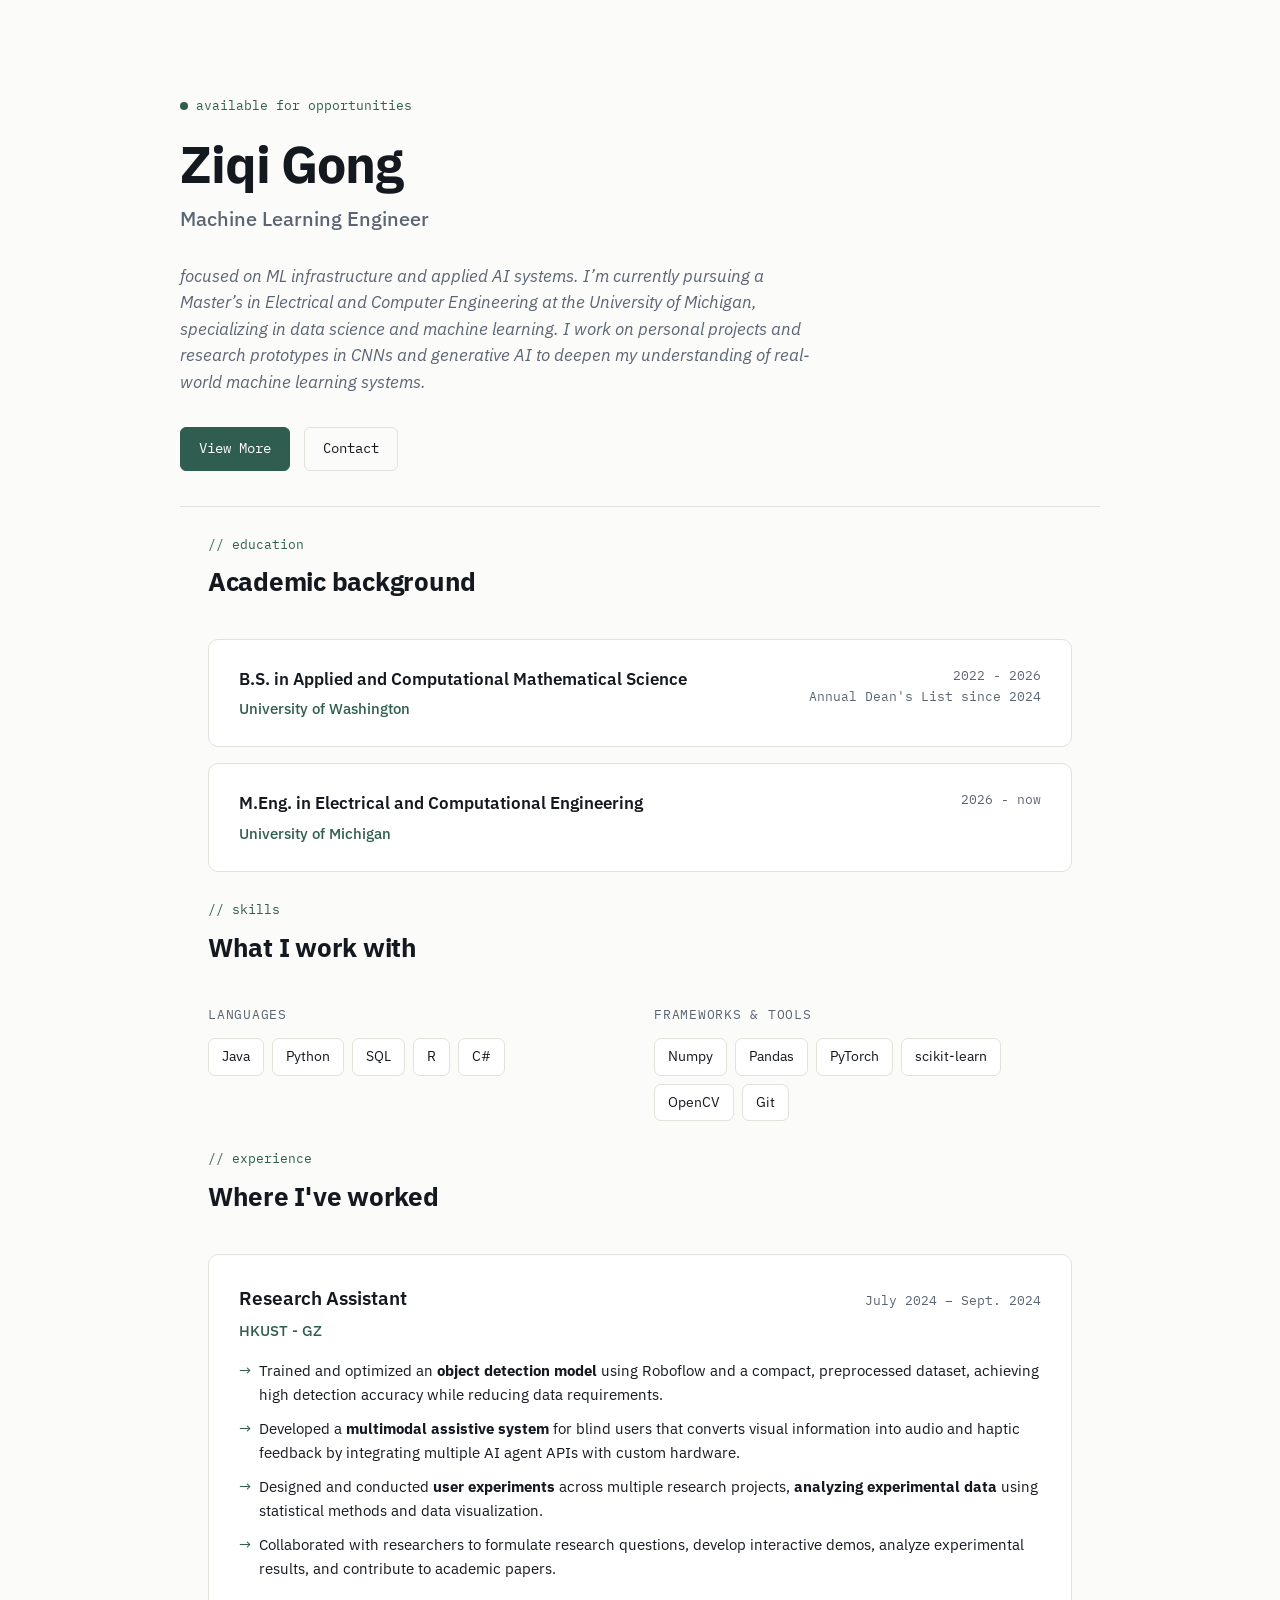
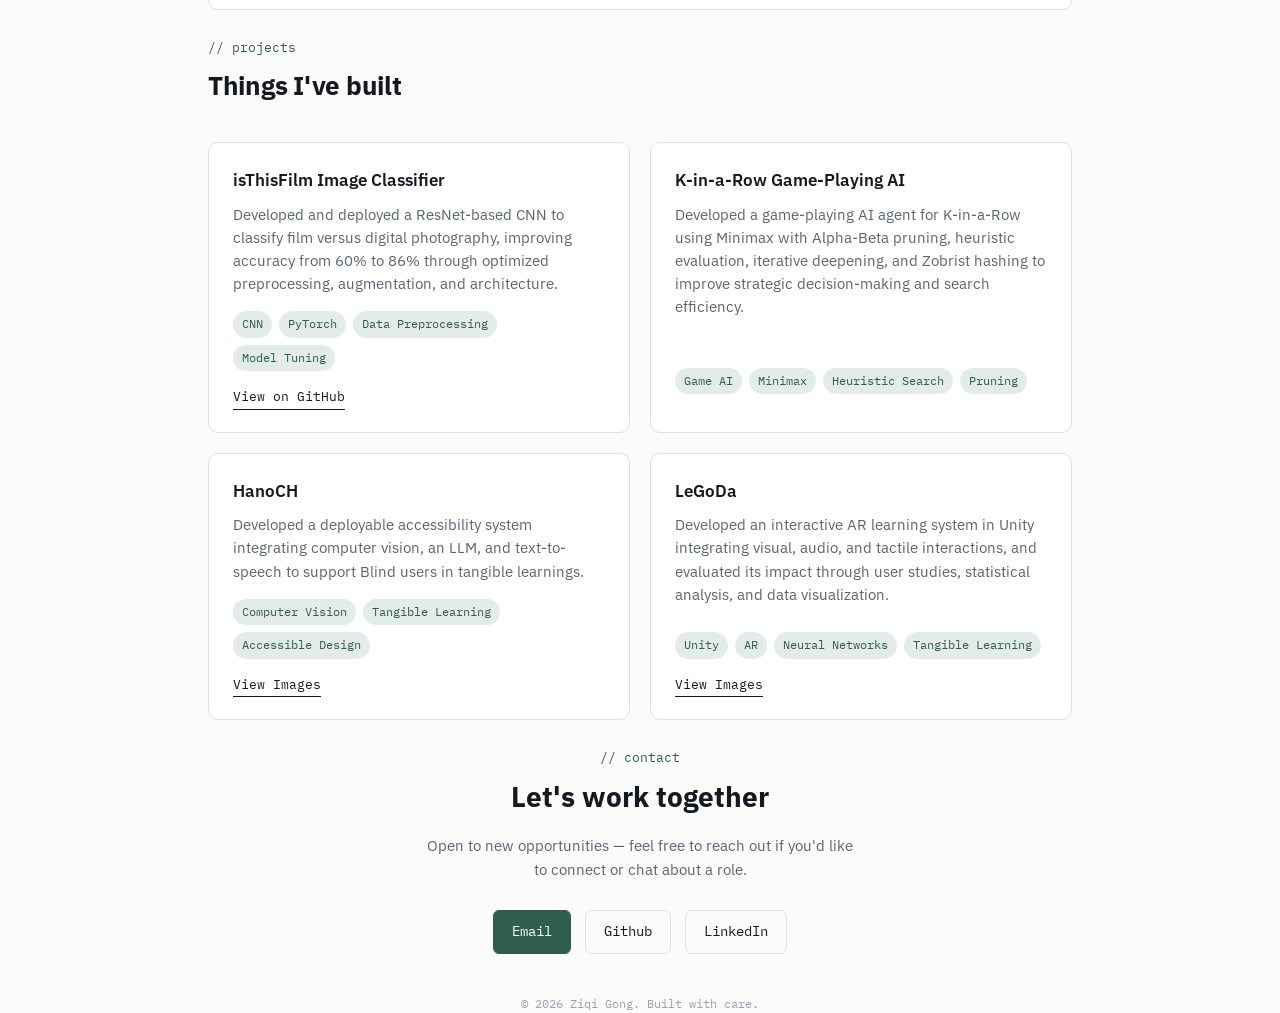
<file: index.html>
<!DOCTYPE html>
<html lang="en">
<head>
<meta charset="UTF-8">
<meta name="viewport" content="width=device-width, initial-scale=1.0">
<title>Ziqi Gong — Machine Leanring Engineer</title>
<link rel="preconnect" href="https://fonts.googleapis.com">
<link rel="preconnect" href="https://fonts.gstatic.com" crossorigin>
<link href="https://fonts.googleapis.com/css2?family=IBM+Plex+Mono:wght@400;500;600&family=IBM+Plex+Sans:wght@400;500;600;700&display=swap" rel="stylesheet">
<link rel="stylesheet" href="style.css">
</head>
<body>

<!-- <header class="nav">
  <div class="nav-inner">
     <div class="nav-logo"><span>.</span></div>
    <ul class="nav-links">
      <li><a href="#education">Education</a></li>
      <li><a href="#experience">Experience</a></li>
      <li><a href="#contact">Contact</a></li>
    </ul>
  </div>
</header> -->

<main>
  <section class="hero wrap">
    <div class="eyebrow mono">available for opportunities</div>
    <h1>Ziqi Gong</h1>
    <div class="role">Machine Learning Engineer</div>
    <p class="bio">
      <span class="ph">focused on ML infrastructure and applied AI systems. I’m currently pursuing a Master’s in Electrical and Computer Engineering at the University of Michigan, specializing in data science and machine learning. I work on personal projects and research prototypes in CNNs and generative AI to deepen my understanding of real-world machine learning systems.</span>
    </p>
    <div class="hero-links">
      <a href="#experience" class="btn primary">View More</a>
      <a href="#contact" class="btn ghost">Contact</a>
    </div>
  </section>

    <section id="education" class="wrap">
    <div class="sec-label mono">// education</div>
    <h2 class="sec-title">Academic background</h2>

    <div class="edu-card">
      <div>
        <div class="edu-degree">B.S. in Applied and Computational Mathematical Science</div>
        <div class="edu-school">University of Washington</div>
      </div>
      <div class="edu-meta">2022 - 2026<br>Annual Dean's List since 2024</div>
    </div>

    <div class="edu-card">
      <div>
        <div class="edu-degree">M.Eng. in Electrical and Computational Engineering </div>
        <div class="edu-school">University of Michigan</div>
      </div>
      <div class="edu-meta">2026 - now<br></div>
    </div>
  </section>

  <section id="skills" class="wrap">
    <div class="sec-label mono">// skills</div>
    <h2 class="sec-title">What I work with</h2>

    <div class="skill-groups">
      <div>
        <div class="skill-group-title">Languages</div>
        <div class="chip-row">
          <span class="chip">Java</span>
          <span class="chip">Python</span>
          <span class="chip">SQL</span>
          <span class="chip">R</span>
          <span class="chip">C#</span>
        </div>
      </div>
      <div>
        <div class="skill-group-title">Frameworks & Tools</div>
        <div class="chip-row">
          <span class="chip">Numpy</span>
          <span class="chip">Pandas</span>
          <span class="chip">PyTorch</span>
          <span class="chip">scikit-learn</span>
          <span class="chip">OpenCV</span>
          <span class="chip">Git</span>
        </div>
      </div>
    </div>
  </section>

  <section id="experience" class="wrap">
    <div class="sec-label mono">// experience</div>
    <h2 class="sec-title">Where I've worked</h2>

    <div class="exp-card">
      <div class="exp-head">
        <div class="exp-role">Research Assistant</div>
        <div class="exp-dates mono">July 2024 – Sept. 2024</div>
      </div>
      <div class="exp-company">HKUST - GZ</div>
      <ul class="exp-list">
        <li>Trained and optimized an <strong>object detection model</strong> using Roboflow and a compact, preprocessed dataset, achieving high detection accuracy while reducing data requirements.</li>
        <li>Developed a <strong>multimodal assistive system</strong> for blind users that converts visual information into audio and haptic feedback by integrating multiple AI agent APIs with custom hardware.</li>
        <li>Designed and conducted <strong>user experiments</strong> across multiple research projects, <strong>analyzing experimental data</strong> using statistical methods and data visualization.</li>
        <li>Collaborated with researchers to formulate research questions, develop interactive demos, analyze experimental results, and contribute to academic papers.</li>
      </ul>
    </div>
  </section>

  <section id="projects" class="wrap">
    <div class="sec-label mono">// projects</div>
    <h2 class="sec-title">Things I've built</h2>

    <div class="proj-grid">
      <div class="proj-card">
        <div class="proj-name">isThisFilm Image Classifier</div>
        <div class="proj-desc">Developed and deployed a ResNet-based CNN to classify film versus digital photography, improving accuracy from 60% to 86% through optimized preprocessing, augmentation, and architecture.</div>
        <div class="proj-tags">
          <span class="tag">CNN</span>
          <span class="tag">PyTorch</span>
          <span class="tag">Data Preprocessing</span>
          <span class="tag">Model Tuning</span>
        </div>
        <a href="https://github.com/chr1sggg/isThisFilm_Film-Photo-Classification" target="_blank" class="proj-link">View on GitHub</a>
      </div>

      <div class="proj-card">
        <div class="proj-name">K-in-a-Row Game-Playing AI</div>
        <div class="proj-desc">Developed a game-playing AI agent for K-in-a-Row using Minimax with Alpha-Beta pruning, heuristic evaluation, iterative deepening, and Zobrist hashing to improve strategic decision-making and search efficiency.</div>
        <div class="proj-tags">
          <span class="tag">Game AI</span>
          <span class="tag">Minimax</span>
          <span class="tag">Heuristic Search</span>
          <span class="tag">Pruning</span>
        </div>
      </div>

      <div class="proj-card">
        <div class="proj-name">HanoCH</div>
        <div class="proj-desc">Developed a deployable accessibility system integrating computer vision, an LLM, and text-to-speech to support Blind users in tangible learnings.</div>
        <div class="proj-tags">
          <span class="tag">Computer Vision</span>
          <span class="tag">Tangible Learning</span>
          <span class="tag">Accessible Design</span>
        </div>
        <a href="assets/images/HanoCH/index.html" target="_blank" class="proj-link">View Images</a>
      </div>

      <div class="proj-card">
        <div class="proj-name">LeGoDa</div>
        <div class="proj-desc">Developed an interactive AR learning system in Unity integrating visual, audio, and tactile interactions, and evaluated its impact through user studies, statistical analysis, and data visualization.</div>
        <div class="proj-tags">
          <span class="tag">Unity</span>
          <span class="tag">AR</span>
          <span class="tag">Neural Networks</span>
          <span class="tag">Tangible Learning</span>

        </div>
        <a href="assets/images/LeGoDa/index.html" target="_blank" class="proj-link">View Images</a>
      </div>
    </div>
  </section>

  <footer id="contact" class="wrap">
    <div class="sec-label mono">// contact</div>
    <h2>Let's work together</h2>
    <p>Open to new opportunities — feel free to reach out if you'd like to connect or chat about a role.</p>
    <div class="contact-row">
      <a href="mailto:chr1sggg@outlook.com" class="btn primary">Email</a>
      <a href="https://github.com/chr1sggg" target="_blank" class="btn ghost">Github</a>
      <a href="https://www.linkedin.com/in/ziqi-gong-794bb9304/" target="_blank" class="btn ghost">LinkedIn</a>
    </div>
    <div class="foot-note">&copy; 2026 Ziqi Gong. Built with care.</div>
  </footer>
</main>

<script src="script.js"></script>
</body>
</html>
</file>
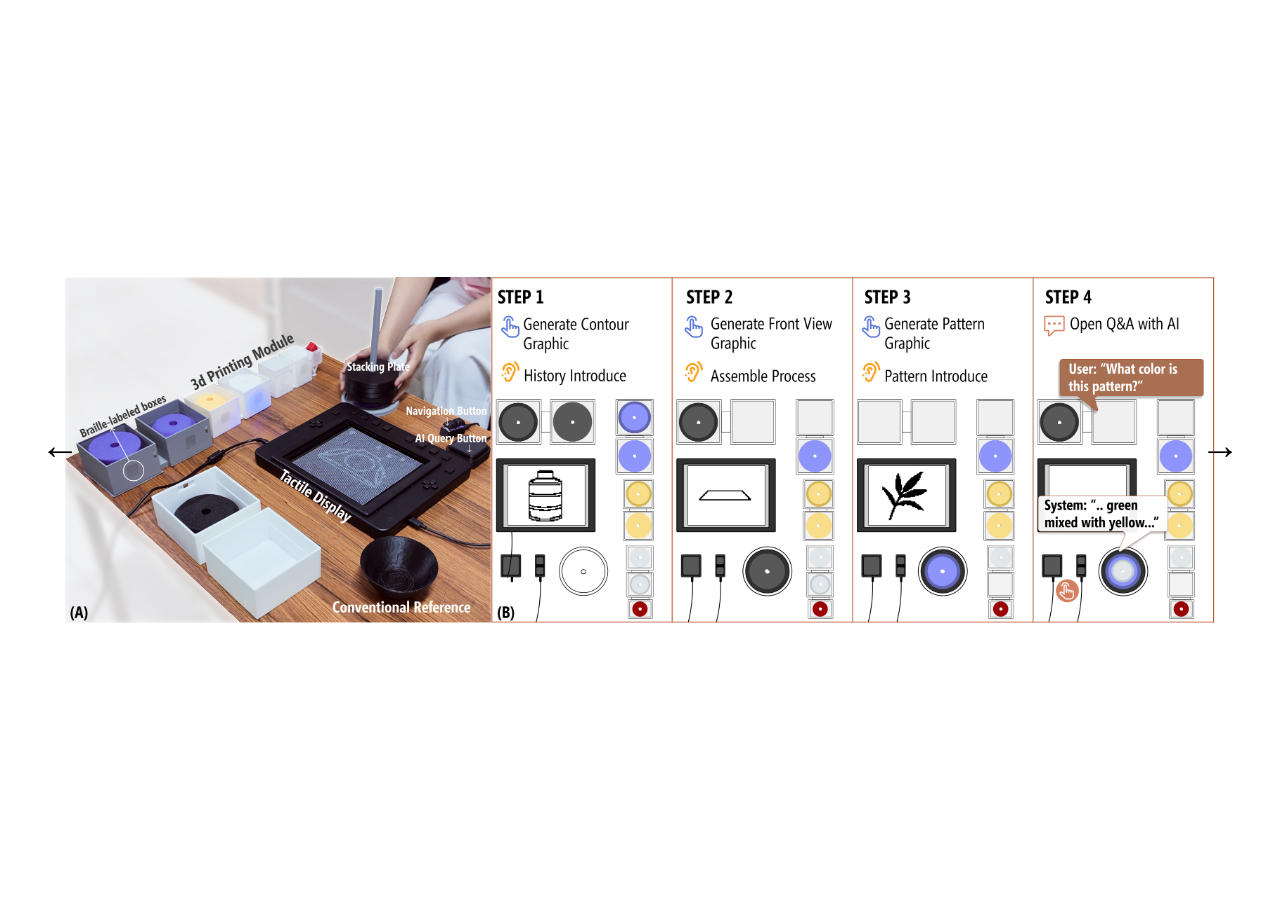
<file: assets/images/HanoCH/index.html>
<!DOCTYPE html>
<html lang="en">
<head>
    <meta charset="UTF-8">
    <meta name="viewport" content="width=device-width, initial-scale=1.0">
    <title>Gallery</title>

    <style>
        html, body {
            margin: 0;
            width: 100%;
            height: 100%;
            overflow: hidden;
        }

        body {
            display: flex;
            align-items: center;
            justify-content: center;
            background: #fff;
        }

        .gallery {
            position: relative;
            width: 100%;
            height: 100%;
            display: flex;
            align-items: center;
            justify-content: center;
        }

        .gallery img {
            max-width: 90vw;
            max-height: 90vh;
            object-fit: contain;
            display: none;
        }

        .gallery img.active {
            display: block;
        }

        button {
            position: fixed;
            top: 50%;
            transform: translateY(-50%);
            border: none;
            background: none;
            font-size: 40px;
            cursor: pointer;
            padding: 20px;
        }

        #prev {
            left: 20px;
        }

        #next {
            right: 20px;
        }
    </style>
</head>

<body>

    <div class="gallery">
        <img src="pic1.jpg" alt="Project image 1" class="active">
        <img src="pic2.jpg" alt="Project image 2">
        <img src="pic3.png" alt="Project image 3">
    </div>

    <button id="prev">←</button>
    <button id="next">→</button>

    <script>
        const images = document.querySelectorAll(".gallery img");
        let current = 0;

        function showImage(index) {
            images[current].classList.remove("active");

            current = (index + images.length) % images.length;

            images[current].classList.add("active");
        }

        document.getElementById("next").addEventListener("click", () => {
            showImage(current + 1);
        });

        document.getElementById("prev").addEventListener("click", () => {
            showImage(current - 1);
        });

        document.addEventListener("keydown", (event) => {
            if (event.key === "ArrowRight") {
                showImage(current + 1);
            }

            if (event.key === "ArrowLeft") {
                showImage(current - 1);
            }
        });
    </script>

</body>
</html>
</file>
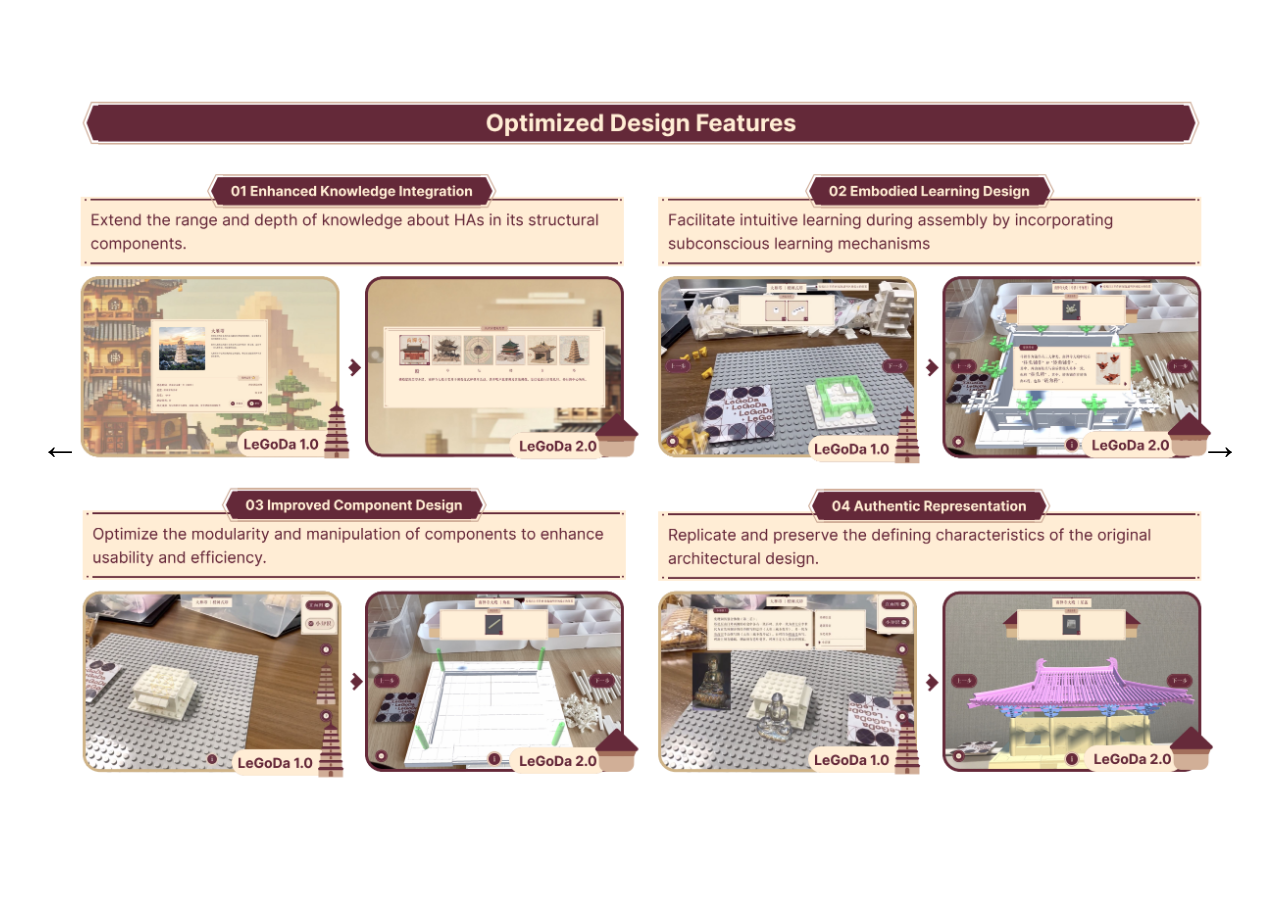
<file: assets/images/LeGoDa/index.html>
<!DOCTYPE html>
<html lang="en">
<head>
    <meta charset="UTF-8">
    <meta name="viewport" content="width=device-width, initial-scale=1.0">
    <title>Gallery</title>

    <style>
        html, body {
            margin: 0;
            width: 100%;
            height: 100%;
            overflow: hidden;
        }

        body {
            display: flex;
            align-items: center;
            justify-content: center;
            background: #fff;
        }

        .gallery {
            position: relative;
            width: 100%;
            height: 100%;
            display: flex;
            align-items: center;
            justify-content: center;
        }

        .gallery img {
            max-width: 90vw;
            max-height: 90vh;
            object-fit: contain;
            display: none;
        }

        .gallery img.active {
            display: block;
        }

        button {
            position: fixed;
            top: 50%;
            transform: translateY(-50%);
            border: none;
            background: none;
            font-size: 40px;
            cursor: pointer;
            padding: 20px;
        }

        #prev {
            left: 20px;
        }

        #next {
            right: 20px;
        }
    </style>
</head>

<body>

    <div class="gallery">
        <img src="pic1.png" alt="Project image 1" class="active">
        <img src="pic2.png" alt="Project image 2">
        <img src="pic3.png" alt="Project image 3">
    </div>

    <button id="prev">←</button>
    <button id="next">→</button>

    <script>
        const images = document.querySelectorAll(".gallery img");
        let current = 0;

        function showImage(index) {
            images[current].classList.remove("active");

            current = (index + images.length) % images.length;

            images[current].classList.add("active");
        }

        document.getElementById("next").addEventListener("click", () => {
            showImage(current + 1);
        });

        document.getElementById("prev").addEventListener("click", () => {
            showImage(current - 1);
        });

        document.addEventListener("keydown", (event) => {
            if (event.key === "ArrowRight") {
                showImage(current + 1);
            }

            if (event.key === "ArrowLeft") {
                showImage(current - 1);
            }
        });
    </script>

</body>
</html>
</file>
<file: style.css>
:root{
  --bg:#FBFBF9;
  --bg-raised:#FFFFFF;
  --ink:#14181F;
  --ink-soft:#5B6472;
  --line:#E3E1DA;
  --accent:#2F5D50;
  --accent-soft:#E4ECE9;
  --gold:#B4892F;
  --radius:10px;
  --maxw:920px;
}

*{ box-sizing:border-box; margin:0; padding:0; }

html{ scroll-behavior:smooth; }

body{
  background:var(--bg);
  color:var(--ink);
  font-family:'IBM Plex Sans', sans-serif;
  line-height:1.6;
  -webkit-font-smoothing:antialiased;
}

a{ color:inherit; }

.mono{
  font-family:'IBM Plex Mono', monospace;
}

.wrap{
  max-width:var(--maxw);
  margin:0 auto;
  padding:0 28px;
}

/* ---------- NAV ----------
header.nav{
  position:static;
  top:0;
  z-index:20;
  background:rgba(251,251,249,0.88);
  backdrop-filter:blur(8px);
  border-bottom:1px solid var(--line);
}
.nav-inner{
  max-width:var(--maxw);
  margin:0 auto;
  padding:20px 28px;
  display:flex;
  align-items:center;
  justify-content:space-between;
}
.nav-links{
  display:flex;
  gap:28px;
  list-style:none;
  font-size:20px;
}
.nav-links a{
  text-decoration:none;
  color:var(--ink-soft);
  transition:color 0.15s ease;
}
.nav-links a:hover, .nav-links a:focus-visible{ color:var(--ink); } */

/* ---------- HERO ---------- */
.hero{
  padding:96px 0 35px;
  border-bottom:1px solid var(--line);
}
.eyebrow{
  font-family:'IBM Plex Mono', monospace;
  font-size:13px;
  color:var(--accent);
  margin-bottom:18px;
  display:flex;
  align-items:center;
  gap:8px;
}
.eyebrow::before{
  content:"";
  display:inline-block;
  width:8px; height:8px;
  border-radius:50%;
  background:var(--accent);
}
.hero h1{
  font-size:clamp(34px, 5vw, 52px);
  font-weight:700;
  letter-spacing:-0.02em;
  line-height:1.12;
  margin-bottom:10px;
}
.hero .role{
  font-size:clamp(17px,2vw,20px);
  color:var(--ink-soft);
  font-weight:500;
  margin-bottom:28px;
}
.hero .bio{
  max-width:640px;
  font-size:16.5px;
  color:var(--ink);
  margin-bottom:32px;
}
.hero .bio .ph{ color:var(--ink-soft); font-style:italic; }

.hero-links{
  display:flex;
  flex-wrap:wrap;
  gap:14px;
}
.btn{
  font-family:'IBM Plex Mono', monospace;
  font-size:13.5px;
  padding:10px 18px;
  border-radius:6px;
  text-decoration:none;
  border:1px solid var(--line);
  transition:all 0.15s ease;
  display:inline-flex;
  align-items:center;
  gap:6px;
}
.btn.primary{
  background:var(--accent);
  color:#fff;
  border-color:var(--accent);
}
.btn.primary:hover{ background:#264d42; }
.btn.ghost:hover{ border-color:var(--ink-soft); }

/* terminal card */
.term{
  margin-top:44px;
  background:var(--ink);
  border-radius:var(--radius);
  overflow:hidden;
  max-width:640px;
  box-shadow:0 12px 30px -14px rgba(20,24,31,0.35);
}
.term-bar{
  display:flex;
  gap:6px;
  padding:11px 14px;
  background:#1F262F;
}
.term-bar span{
  width:10px; height:10px; border-radius:50%;
  background:#3A4350;
}
.term-body{
  padding:20px 22px 24px;
  font-family:'IBM Plex Mono', monospace;
  font-size:13.5px;
  color:#CFE0D8;
}
.term-body .prompt{ color:#7FBFA6; }
.term-body .line{ margin-bottom:6px; white-space:pre-wrap; }
.term-body .comment{ color:#6E7A8A; }
.cursor{
  display:inline-block;
  width:7px; height:15px;
  background:#7FBFA6;
  vertical-align:middle;
  animation:blink 1s steps(1) infinite;
}
@media (prefers-reduced-motion: reduce){
  .cursor{ animation:none; }
}
@keyframes blink{ 50%{ opacity:0; } }

/* ---------- SECTIONS ---------- */
section{
  padding:64px 0;
  /* border-bottom:1px solid var(--line); */
}
.sec-label{
  font-family:'IBM Plex Mono', monospace;
  font-size:13px;
  color:var(--accent);
  margin-top:28px;
  margin-bottom:6px;
}
.sec-title{
  font-size:26px;
  font-weight:700;
  letter-spacing:-0.01em;
  margin-bottom:36px;
}

/* ---------- EXPERIENCE ---------- */
.exp-card{
  background:var(--bg-raised);
  border:1px solid var(--line);
  border-radius:var(--radius);
  padding:28px 30px;
  position:relative;
}
.exp-head{
  display:flex;
  flex-wrap:wrap;
  justify-content:space-between;
  align-items:baseline;
  gap:8px 24px;
  margin-bottom:6px;
}
.exp-role{ font-size:19px; font-weight:600; }
.exp-dates{
  font-family:'IBM Plex Mono', monospace;
  font-size:13px;
  color:var(--ink-soft);
}
.exp-company{
  color:var(--accent);
  font-weight:500;
  margin-bottom:16px;
  font-size:15px;
}
.exp-list{
  list-style:none;
  display:flex;
  flex-direction:column;
  gap:10px;
}
.exp-list li{
  padding-left:20px;
  position:relative;
  color:var(--ink);
  font-size:15px;
}
.exp-list li::before{
  content:"→";
  position:absolute;
  left:0;
  color:var(--accent);
}

/* ---------- PROJECTS ---------- */
.proj-grid{
  display:grid;
  grid-template-columns:1fr 1fr;
  gap:20px;
}
@media (max-width:640px){ .proj-grid{ grid-template-columns:1fr; } }

.proj-card{
  background:var(--bg-raised);
  border:1px solid var(--line);
  border-radius:var(--radius);
  padding:24px 24px 22px;
  display:flex;
  flex-direction:column;
  transition:border-color 0.15s ease, transform 0.15s ease;
}
.proj-card:hover{
  border-color:var(--accent);
  transform:translateY(-2px);
}
.proj-name{
  font-size:17px;
  font-weight:600;
  margin-bottom:8px;
}
.proj-desc{
  color:var(--ink-soft);
  font-size:14.5px;
  margin-bottom:16px;
  flex-grow:1;
}
.proj-tags{
  display:flex;
  flex-wrap:wrap;
  gap:7px;
  margin-bottom:16px;
}
.tag{
  font-family:'IBM Plex Mono', monospace;
  font-size:11.5px;
  padding:4px 9px;
  background:var(--accent-soft);
  color:var(--accent);
  border-radius:100px;
}
.proj-link{
  font-family:'IBM Plex Mono', monospace;
  font-size:13px;
  text-decoration:none;
  color:var(--ink);
  border-bottom:1px solid var(--ink);
  align-self:flex-start;
  padding-bottom:1px;
}
.proj-link:hover{ color:var(--accent); border-color:var(--accent); }

/* ---------- SKILLS ---------- */
.skill-groups{
  display:grid;
  grid-template-columns:repeat(2, 1fr);
  gap:28px;
}
@media (max-width:700px){ .skill-groups{ grid-template-columns:1fr; } }
.skill-group-title{
  font-family:'IBM Plex Mono', monospace;
  font-size:12.5px;
  color:var(--ink-soft);
  text-transform:uppercase;
  letter-spacing:0.06em;
  margin-bottom:14px;
}
.chip-row{
  display:flex;
  flex-wrap:wrap;
  gap:8px;
}
.chip{
  font-size:13.5px;
  padding:7px 13px;
  border:1px solid var(--line);
  border-radius:7px;
  background:var(--bg-raised);
}

/* ---------- EDUCATION ---------- */
.edu-card{
  display:flex;
  justify-content:space-between;
  flex-wrap:wrap;
  gap:8px 24px;
  background:var(--bg-raised);
  border:1px solid var(--line);
  border-radius:var(--radius);
  padding:26px 30px;
  margin-bottom: 16px;
}
.edu-degree{ font-size:17px; font-weight:600; margin-bottom:4px; }
.edu-school{ color:var(--accent); font-size:14.5px; font-weight:500; }
.edu-meta{
  font-family:'IBM Plex Mono', monospace;
  font-size:13px;
  color:var(--ink-soft);
  text-align:right;
}

/* ---------- FOOTER / CONTACT ---------- */
footer{
  padding:64px 0 56px;
  text-align:center;
}
footer .sec-label{ justify-content:center; }
footer h2{
  font-size:28px;
  font-weight:700;
  margin-bottom:14px;
}
footer p{
  color:var(--ink-soft);
  max-width:440px;
  margin:0 auto 28px;
  font-size:15px;
}
.contact-row{
  display:flex;
  justify-content:center;
  flex-wrap:wrap;
  gap:14px;
  margin-bottom:40px;
}
.foot-note{
  font-family:'IBM Plex Mono', monospace;
  font-size:12px;
  color:#9AA2AC;
}

::selection{ background:var(--accent-soft); color:var(--accent); }

a:focus-visible, button:focus-visible{
  outline:2px solid var(--accent);
  outline-offset:2px;
}
</file>
